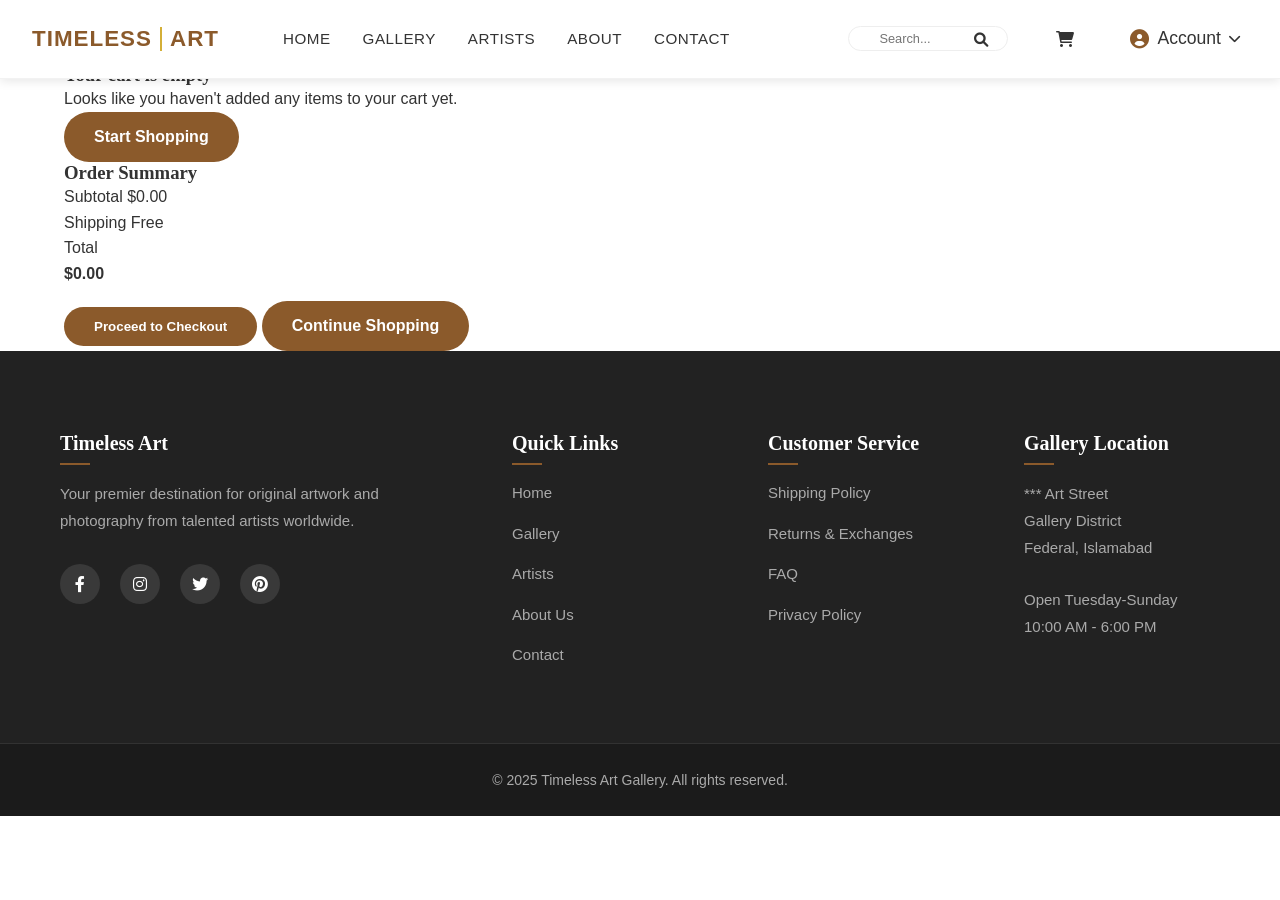
<file: cart.html>
<!DOCTYPE html>
<html lang="en">
<head>
    <meta charset="UTF-8">
    <meta name="viewport" content="width=device-width, initial-scale=1.0">
    <title>Shopping Cart | Timeless Art</title>
    <link rel="stylesheet" href="style.css">
    <link rel="stylesheet" href="https://cdnjs.cloudflare.com/ajax/libs/font-awesome/6.0.0-beta3/css/all.min.css">
</head>
<body>
    <!-- Copy the header from index.html -->
    <header class="main-header">
        <nav class="main-nav">
            <div class="nav-wrapper">
                <div class="logo-container">
                    <a href="index.html" class="logo">
                        <span class="logo-text">TIMELESS</span>
                        <span class="logo-separator"></span>
                        <span class="logo-subtext">ART</span>
                    </a>
                </div>
                
                <ul class="nav-links">
                    <li><a href="index.html">Home</a></li>
                    <li><a href="index.html#gallery">Gallery</a></li>
                    <li><a href="index.html#artists">Artists</a></li>
                    <li><a href="index.html#about">About</a></li>
                    <li><a href="index.html#contact">Contact</a></li>
                </ul>

                <div class="nav-actions">
                    <div class="nav-search">
                        <input type="text" placeholder="Search..." class="nav-search-input">
                        <button class="search-toggle">
                            <i class="fas fa-search"></i>
                        </button>
                    </div>
                    <div class="cart-wrapper">
                        <a href="cart.html" class="cart-toggle">
                            <i class="fas fa-shopping-cart"></i>
                            <span class="cart-count">0</span>
                        </a>
                    </div>
                    <div class="auth-dropdown">
                        <button class="auth-toggle">
                            <i class="fas fa-user-circle"></i>
                            <span>Account</span>
                            <i class="fas fa-chevron-down"></i>
                        </button>
                        <div class="auth-menu">
                            <a href="login.html"><i class="fas fa-sign-in-alt"></i>Login</a>
                            <a href="register.html"><i class="fas fa-user-plus"></i>Register</a>
                        </div>
                    </div>
                </div>
            </div>
        </nav>
    </header>

    <main class="cart-page">
        <div class="container">
            <div class="cart-page-header">
                <h1>Shopping Cart</h1>
            </div>
            
            <div class="cart-content">
                <div class="cart-items-container">
                    <!-- Cart items will be loaded here dynamically -->
                </div>
                
                <div class="cart-summary">
                    <h3>Order Summary</h3>
                    <div class="summary-item">
                        <span>Subtotal</span>
                        <span class="cart-subtotal">$0.00</span>
                    </div>
                    <div class="summary-item">
                        <span>Shipping</span>
                        <span>Free</span>
                    </div>
                    <div class="summary-item total">
                        <span>Total</span>
                        <span class="cart-total">$0.00</span>
                    </div>
                    <button class="btn checkout-btn">Proceed to Checkout</button>
                    <a href="index.html#gallery" class="btn continue-shopping">Continue Shopping</a>
                </div>
            </div>
        </div>
    </main>

    <footer>
        <!-- Copy footer from index.html -->
        <div class="footer-content">
            <div class="footer-col">
                <h4>Timeless Art</h4>
                <p>Your premier destination for original artwork and photography from talented artists worldwide.</p>
                <div class="footer-social">
                    <a href="#"><i class="fab fa-facebook-f"></i></a>
                    <a href="#"><i class="fab fa-instagram"></i></a>
                    <a href="#"><i class="fab fa-twitter"></i></a>
                    <a href="#"><i class="fab fa-pinterest"></i></a>
                </div>
            </div>
            <div class="footer-col">
                <h4>Quick Links</h4>
                <ul>
                    <li><a href="index.html">Home</a></li>
                    <li><a href="index.html#gallery">Gallery</a></li>
                    <li><a href="index.html#artists">Artists</a></li>
                    <li><a href="index.html#about">About Us</a></li>
                    <li><a href="index.html#contact">Contact</a></li>
                </ul>
            </div>
            <div class="footer-col">
                <h4>Customer Service</h4>
                <ul>
                    <li><a href="#">Shipping Policy</a></li>
                    <li><a href="#">Returns & Exchanges</a></li>
                    <li><a href="#">FAQ</a></li>
                    <li><a href="#">Privacy Policy</a></li>
                </ul>
            </div>
            <div class="footer-col">
                <h4>Gallery Location</h4>
                <p>*** Art Street<br>
                    Gallery District<br>
                    Federal, Islamabad</p>
                <p>Open Tuesday-Sunday<br>
                    10:00 AM - 6:00 PM</p>
            </div>
        </div>
        <div class="footer-bottom">
            <p>&copy; 2025 Timeless Art Gallery. All rights reserved.</p>
        </div>
    </footer>

    <script src="script.js"></script>
</body>
</html>
</file>
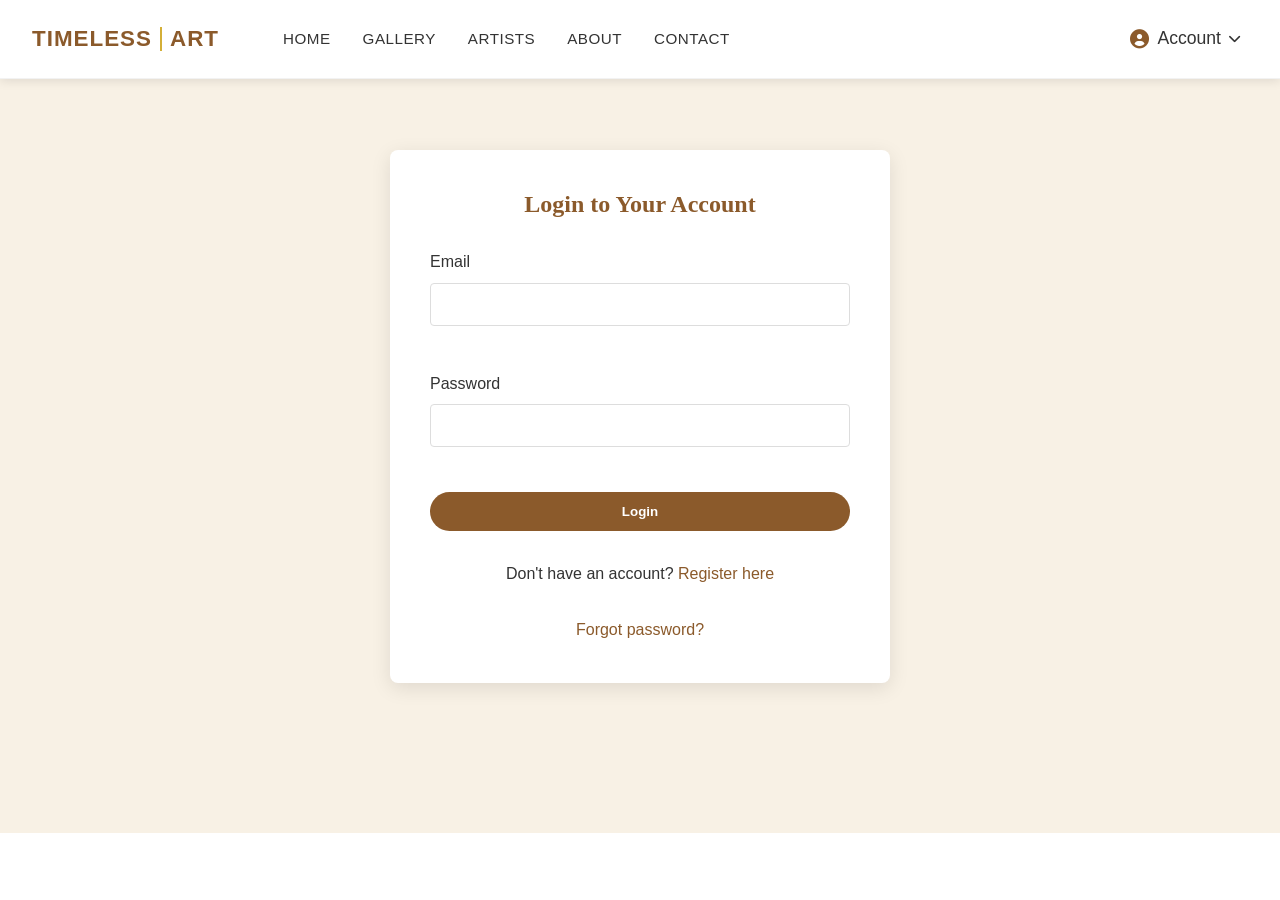
<file: login.html>
<!DOCTYPE html>
<html lang="en">
<head>
    <meta charset="UTF-8">
    <meta name="viewport" content="width=device-width, initial-scale=1.0">
    <title>Login | Timeless Art</title>
    <link rel="stylesheet" href="style.css">
    <link rel="stylesheet" href="https://cdnjs.cloudflare.com/ajax/libs/font-awesome/6.0.0-beta3/css/all.min.css">
</head>
<body>
    <header class="main-header">
        <nav class="main-nav">
            <div class="nav-wrapper">
                <div class="logo-container">
                    <a href="index.html" class="logo">
                        <span class="logo-text">TIMELESS</span>
                        <span class="logo-separator"></span>
                        <span class="logo-subtext">ART</span>
                    </a>
                </div>
                
                <ul class="nav-links">
                    <li><a href="index.html">Home</a></li>
                    <li><a href="index.html#gallery">Gallery</a></li>
                    <li><a href="index.html#artists">Artists</a></li>
                    <li><a href="index.html#about">About</a></li>
                    <li><a href="index.html#contact">Contact</a></li>
                </ul>

                <div class="nav-actions">                    <div class="auth-dropdown">
                        <button class="auth-toggle">
                            <i class="fas fa-user-circle"></i>
                            <span>Account</span>
                            <i class="fas fa-chevron-down"></i>
                        </button>
                        <div class="auth-menu">
                            <a href="login.html"><i class="fas fa-sign-in-alt"></i>Login</a>
                            <a href="register.html"><i class="fas fa-user-plus"></i>Register</a>
                        </div>
                    </div>
                    <button class="mobile-menu">
                        <span></span>
                        <span></span>
                        <span></span>
                    </button>
                </div>
            </div>
        </nav>
    </header>

    <section class="auth-section">
        <div class="auth-container">
            <h2>Login to Your Account</h2>
            <form id="loginForm" class="auth-form">
                <div class="form-group">
                    <label for="loginEmail">Email</label>
                    <input type="email" id="loginEmail" required>
                </div>
                <div class="form-group">
                    <label for="loginPassword">Password</label>
                    <input type="password" id="loginPassword" required>
                </div>
                <button type="submit" class="btn">Login</button>
                <p class="auth-link">Don't have an account? <a href="register.html">Register here</a></p>
                <p class="auth-link"><a href="#">Forgot password?</a></p>
            </form>
        </div>
    </section>

    <script src="script.js"></script>
    <script src="auth.js"></script>
</body>
</html>
</file>
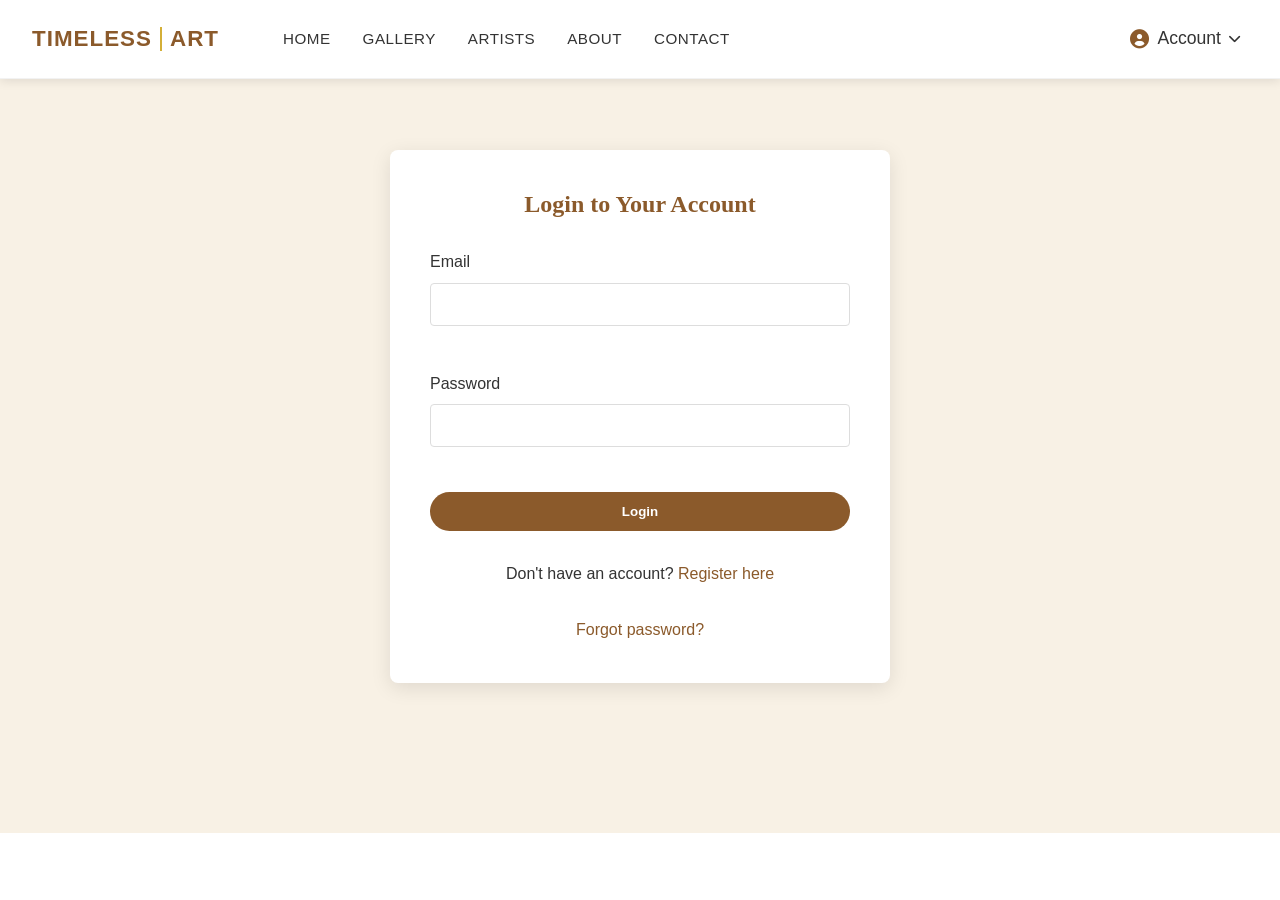
<file: profile.html>
<!DOCTYPE html>
<html lang="en">
<head>
    <meta charset="UTF-8">
    <meta name="viewport" content="width=device-width, initial-scale=1.0">
    <title>Profile | Timeless Art</title>
    <link rel="stylesheet" href="style.css">
    <link rel="stylesheet" href="https://cdnjs.cloudflare.com/ajax/libs/font-awesome/6.0.0-beta3/css/all.min.css">
</head>
<body>
    <header class="main-header">
        <nav class="main-nav">
            <div class="nav-wrapper">
                <div class="logo-container">
                    <a href="index.html" class="logo">
                        <span class="logo-text">TIMELESS</span>
                        <span class="logo-separator"></span>
                        <span class="logo-subtext">ART</span>
                    </a>
                </div>
                
                <ul class="nav-links">
                    <li><a href="index.html">Home</a></li>
                    <li><a href="index.html#gallery">Gallery</a></li>
                    <li><a href="index.html#artists">Artists</a></li>
                    <li><a href="index.html#about">About</a></li>
                    <li><a href="index.html#contact">Contact</a></li>
                </ul>

                <div class="nav-actions">
                    <div class="auth-dropdown">
                        <button class="auth-toggle">
                            <i class="fas fa-user-circle"></i>
                            <span id="userDisplayName">Account</span>
                            <i class="fas fa-chevron-down"></i>
                        </button>
                        <div class="auth-menu">
                            <a href="profile.html"><i class="fas fa-user"></i>Profile</a>
                            <a href="#" id="logoutBtn"><i class="fas fa-sign-out-alt"></i>Logout</a>
                        </div>
                    </div>
                    <button class="search-toggle"><i class="fas fa-search"></i></button>
                    <button class="cart-toggle"><i class="fas fa-shopping-cart"></i></button>
                    <button class="mobile-menu">
                        <span></span>
                        <span></span>
                        <span></span>
                    </button>
                </div>
            </div>
        </nav>
        <div class="search-overlay">
            <div class="search-container">
                <input type="text" placeholder="Search for art...">
                <button><i class="fas fa-search"></i></button>
            </div>
        </div>
    </header>

    <section class="profile-section">
        <div class="profile-container">
            <h2>My Profile</h2>
            <div class="profile-info">
                <div class="profile-field">
                    <span class="field-label">Name:</span>
                    <span id="profileName"></span>
                </div>
                <div class="profile-field">
                    <span class="field-label">Email:</span>
                    <span id="profileEmail"></span>
                </div>
            </div>
            
            <div class="profile-orders">
                <h3>Order History</h3>
                <div id="orderHistory">
                    <!-- Order history will be populated by JavaScript -->
                </div>
            </div>
        </div>
    </section>

    <script src="script.js"></script>
    <script src="auth.js"></script>
</body>
</html>
</file>
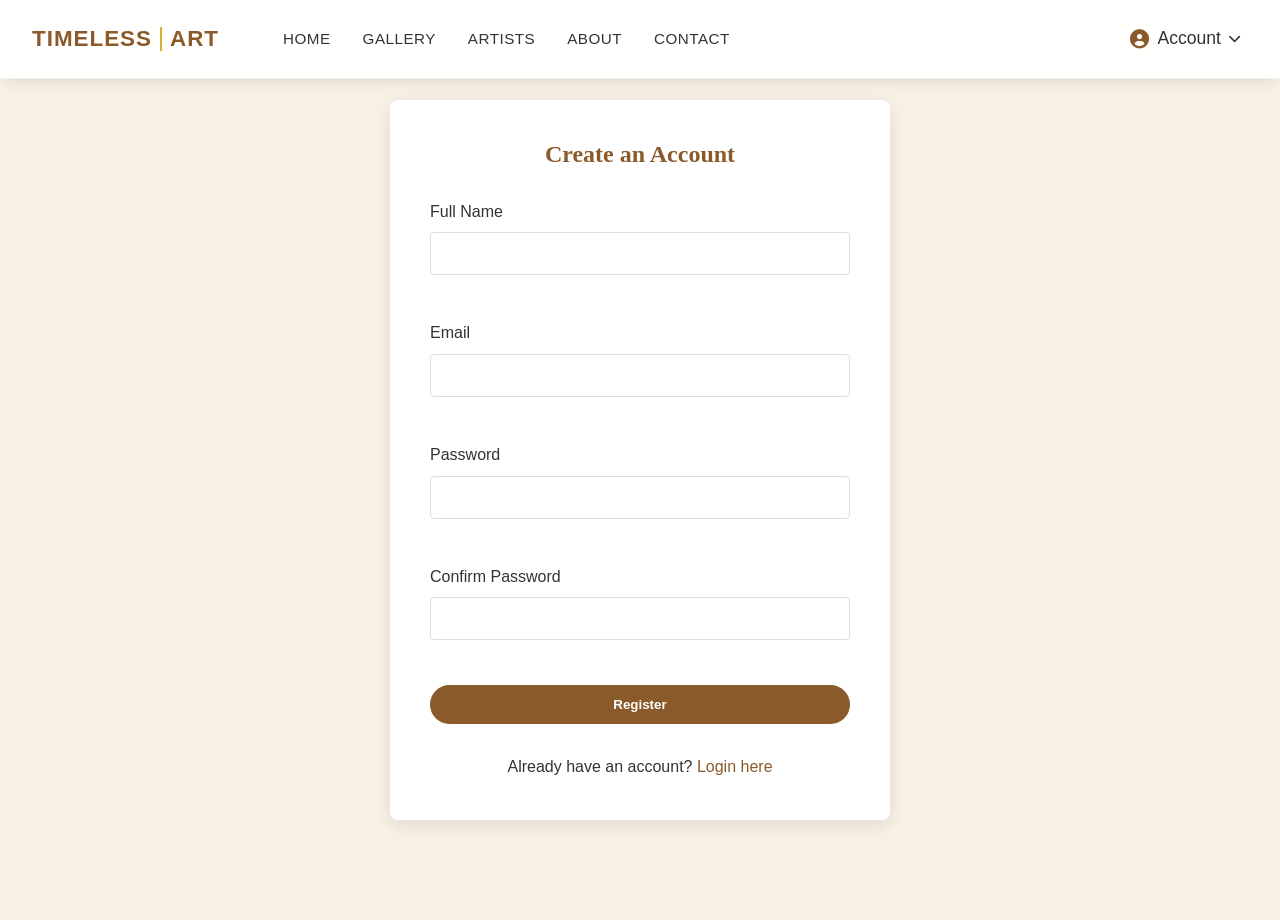
<file: register.html>
<!DOCTYPE html>
<html lang="en">
<head>
    <meta charset="UTF-8">
    <meta name="viewport" content="width=device-width, initial-scale=1.0">
    <title>Register | Timeless Art</title>
    <link rel="stylesheet" href="style.css">
    <link rel="stylesheet" href="https://cdnjs.cloudflare.com/ajax/libs/font-awesome/6.0.0-beta3/css/all.min.css">
</head>
<body>
    <header class="main-header">
        <nav class="main-nav">
            <div class="nav-wrapper">
                <div class="logo-container">
                    <a href="index.html" class="logo">
                        <span class="logo-text">TIMELESS</span>
                        <span class="logo-separator"></span>
                        <span class="logo-subtext">ART</span>
                    </a>
                </div>
                
                <ul class="nav-links">
                    <li><a href="index.html">Home</a></li>
                    <li><a href="index.html#gallery">Gallery</a></li>
                    <li><a href="index.html#artists">Artists</a></li>
                    <li><a href="index.html#about">About</a></li>
                    <li><a href="index.html#contact">Contact</a></li>
                </ul>

                <div class="nav-actions">                    <div class="auth-dropdown">
                        <button class="auth-toggle">
                            <i class="fas fa-user-circle"></i>
                            <span>Account</span>
                            <i class="fas fa-chevron-down"></i>
                        </button>
                        <div class="auth-menu">
                            <a href="login.html"><i class="fas fa-sign-in-alt"></i>Login</a>
                            <a href="register.html"><i class="fas fa-user-plus"></i>Register</a>
                        </div>
                    </div>
                    <button class="mobile-menu">
                        <span></span>
                        <span></span>
                        <span></span>
                    </button>
                </div>
            </div>
        </nav>
        <div class="search-overlay">
            <div class="search-container">
                <input type="text" placeholder="Search for art...">
                <button><i class="fas fa-search"></i></button>
            </div>
        </div>
    </header>

    <section class="auth-section">
        <div class="auth-container">
            <h2>Create an Account</h2>
            <form id="registerForm" class="auth-form">
                <div class="form-group">
                    <label for="registerName">Full Name</label>
                    <input type="text" id="registerName" required>
                </div>
                <div class="form-group">
                    <label for="registerEmail">Email</label>
                    <input type="email" id="registerEmail" required>
                </div>
                <div class="form-group">
                    <label for="registerPassword">Password</label>
                    <input type="password" id="registerPassword" required>
                </div>
                <div class="form-group">
                    <label for="confirmPassword">Confirm Password</label>
                    <input type="password" id="confirmPassword" required>
                </div>
                <button type="submit" class="btn">Register</button>
                <p class="auth-link">Already have an account? <a href="login.html">Login here</a></p>
            </form>
        </div>
    </section>

    <script src="script.js"></script>
    <script src="auth.js"></script>
</body>
</html>
</file>
<file: style.css>
/* Reset and Base Styles */
* {
    margin: 0;
    padding: 0;
    box-sizing: border-box;
}

:root {
    --primary-color: #8b5a2b;
    --primary-dark: #6d4a2a;
    --secondary-color: #f8f1e5;
    --text-color: #333;
    --light-text: #777;
    --white: #fff;
    --black: #000;
    --transition: all 0.3s ease;
}

body {
    font-family: 'Poppins', sans-serif;
    color: var(--text-color);
    line-height: 1.6;
    overflow-x: hidden;
}

h1, h2, h3, h4 {
    font-family: 'Playfair Display', serif;
    font-weight: 700;
    line-height: 1.2;
}

a {
    text-decoration: none;
    color: inherit;
}

img {
    max-width: 100%;
    height: auto;
}

.container {
    width: 90%;
    max-width: 1200px;
    margin: 0 auto;
}

.btn {
    display: inline-block;
    padding: 12px 30px;
    background-color: var(--primary-color);
    color: var(--white);
    border: none;
    border-radius: 30px;
    font-weight: 600;
    cursor: pointer;
    transition: var(--transition);
    text-align: center;
}

.btn:hover {
    background-color: var(--primary-dark);
    transform: translateY(-3px);
    box-shadow: 0 5px 15px rgba(0, 0, 0, 0.1);
}

.btn-outline {
    background-color: transparent;
    border: 2px solid var(--white);
    color: var(--white);
    margin-left: 15px;
}

.btn-outline:hover {
    background-color: var(--white);
    color: var(--primary-color);
}

.btn-nav {
    background: none;
    border: none;
    padding: 0.5rem 1rem;
    border-radius: 4px;
    transition: all 0.3s ease;
    font-weight: 500;
    font-size: 0.85rem;
    text-transform: uppercase;
    letter-spacing: 0.5px;
}

.btn-art {
    padding: 8px 20px;
    background-color: var(--text-color);
    color: var(--white);
    border-radius: 4px;
    font-size: 14px;
    margin-top: 10px;
}

.btn-art:hover {
    background-color: var(--primary-color);
}

.section-header {
    text-align: center;
    margin-bottom: 50px;
}

.section-header h2 {
    font-size: 36px;
    margin-bottom: 15px;
    color: var(--primary-color);
}

.section-header p {
    color: var(--light-text);
    font-size: 18px;
}

.section-footer {
    text-align: center;
    margin-top: 50px;
}

/* Navigation */
nav {
    display: flex;
    justify-content: space-between;
    align-items: center;
    padding: 8px 30px; /* Reduced padding to make nav more compact */
    background-color: rgba(255, 255, 255, 0.95);
    position: fixed;
    width: 100%;
    top: 0;
    z-index: 1000;
    box-shadow: 0 2px 10px rgba(0, 0, 0, 0.1); /* Enhanced shadow for better appearance */
    transition: var(--transition);
}

.nav-wrapper {
    display: flex;
    align-items: center;
    justify-content: space-between;
    width: 100%;
    padding: 0 15px;
}

.logo-container {
    margin-left: 0;
    padding-right: 2rem;
}

.logo {
    display: flex;
    align-items: center;
    gap: 0.3rem;
    transform: none;
    transform-origin: center;
    cursor: pointer;
    padding: 5px 0; /* Added some vertical padding */
    text-decoration: none;
    transition: none;
}

.logo:hover {
    transform: none;
}

.logo-text, .logo-subtext {
    font-size: 1.3rem; /* Increased from 1.1rem for better visibility */
    font-weight: 600; /* Made slightly bolder */
    color: var(--primary-color);
}

.logo-separator {
    width: 2px;
    height: 20px;
    background: #d4af37;
}

.nav-links {
    display: flex;
    align-items: center;
    gap: 2rem; /* Increased spacing between links */
    margin: 0;
    padding: 0;
    list-style: none;
    margin-right: 0;
    margin-left: 0;
    flex: 1;
    justify-content: center; /* Changed to center for better balance */
}

.nav-links li:not(:last-child) {
    margin-right: 0;
}

.nav-links a {
    color: var(--text-color);
    text-decoration: none;    
    font-size: 0.9rem; /* Increased from 0.8rem for better readability */
    font-weight: 500;
    text-transform: uppercase;
    letter-spacing: 0.5px;
    transition: color 0.3s;
    padding: 0; /* Removed all padding for ultra-compact nav links */
    position: relative;
}

.nav-links a::after {
    content: '';
    position: absolute;
    left: 0;
    bottom: 0;
    width: 0;
    height: 2px;
    background: var(--primary-color);
    transition: width 0.3s ease;
}

.nav-links a:hover::after {
    width: 100%;
}

.nav-links .btn-nav {
    background-color: var(--primary-color);
    color: var(--white);
    padding: 2px 12px; /* Further reduced from 4px 14px for ultra-compact buttons */
    border-radius: 25px;
    transition: all 0.3s;
}

.nav-links .btn-nav:hover {
    background-color: var(--primary-dark);
    transform: translateY(-2px);
    box-shadow: 0 2px 10px rgba(0,0,0,0.1);
}

.nav-links .btn-shop {
    background-color: #d4af37;
}

.nav-links .btn-shop:hover {
    background-color: #c19b2a;
}

.nav-links .auth-buttons {
    margin-left: auto;
    display: flex;
    gap: 1rem;
}

.nav-links .btn-nav.login {
    color: var(--primary-color);
    border: 1px solid var(--primary-color);
}

.nav-links .btn-nav.login:hover {
    background: var(--primary-color);
    color: white;
}

.nav-links .btn-nav.register {
    background: var(--primary-color);
    color: white;
}

.nav-links .btn-nav.register:hover {
    background: var(--primary-dark);
}

/* Adjust spacing for auth buttons */
.nav-links li:nth-last-child(-n+2) .btn-nav {
    margin-left: 0;
}

.hamburger {
    display: none;
    cursor: pointer;
}

.hamburger .line {
    width: 25px;
    height: 2px;
    background-color: var(--text-color);
    margin: 5px;
    transition: var(--transition);
}

.nav-search {
    position: relative;
    display: flex;
    align-items: center;
    margin-right: 1rem;
}

.nav-search-input {
    padding: 4px 12px 4px 30px; /* Further reduced padding for ultra-compact search */
    border: 1px solid #eee;
    border-radius: 25px;
    width: 160px; /* Further reduced width for ultra-compact nav */
    font-size: 0.8rem; /* Reduced font size */
    transition: all 0.3s ease;
}

.nav-search-input:focus {
    outline: none;
    border-color: var(--primary-color);
    width: 200px; /* Further reduced from 220px for ultra-compact nav */
    box-shadow: 0 0 0 2px rgba(139, 90, 43, 0.1);
}

.search-toggle {
    position: absolute;
    right: 12px;
    top: 50%;
    transform: translateY(-50%);
    background: none;
    border: none;
    color: var(--light-text);
    cursor: pointer;
    padding: 5px;
    transition: color 0.3s ease;
}

.search-toggle i {
    font-size: 0.9rem;
}

.search-toggle:hover {
    color: var(--primary-color);
}

/* Hero Section */
.hero {
    height: 100vh;
    display: flex;
    align-items: center;
    justify-content: center;
    padding: 0 5%;
    color: var(--white);
    position: relative;
    overflow: hidden;
    background: #000;
}

/* Background Slideshow */
.hero-slideshow {
    position: absolute;
    top: 0;
    left: 0;
    width: 100%;
    height: 100%;
    z-index: 1;
}

.slide {
    position: absolute;
    top: 0;
    left: 0;
    width: 100%;
    height: 100%;
    background-size: cover;
    background-position: center;
    background-repeat: no-repeat;
    opacity: 0;
    transition: opacity 1.2s ease-in-out;
}

.slide.active {
    opacity: 1;
}

.slide:first-child {
    opacity: 1;
}

/* Slideshow Navigation Arrows */
.slideshow-nav {
    position: absolute;
    top: 50%;
    left: 0;
    right: 0;
    transform: translateY(-50%);
    z-index: 4;
    pointer-events: none;
}

.nav-arrow {
    position: absolute;
    top: 0;
    width: 60px;
    height: 60px;
    background: rgba(255, 255, 255, 0.15);
    border: 2px solid rgba(255, 255, 255, 0.3);
    border-radius: 50%;
    cursor: pointer;
    display: flex;
    align-items: center;
    justify-content: center;
    transition: all 0.4s ease;
    pointer-events: auto;
    backdrop-filter: blur(20px);
    -webkit-backdrop-filter: blur(20px);
}

.nav-arrow:hover {
    background: rgba(255, 255, 255, 0.25);
    border-color: rgba(255, 255, 255, 0.6);
    transform: scale(1.1);
    box-shadow: 0 8px 25px rgba(0, 0, 0, 0.3);
}

.nav-arrow:active {
    transform: scale(0.95);
}

.nav-arrow svg {
    color: var(--white);
    transition: color 0.3s ease;
    filter: drop-shadow(0 2px 4px rgba(0, 0, 0, 0.3));
}

.nav-arrow:hover svg {
    color: var(--white);
}

.nav-arrow-left {
    left: 40px;
}

.nav-arrow-right {
    right: 40px;
}

/* Slideshow Indicators */
.slideshow-indicators {
    position: absolute;
    bottom: 30px;
    left: 50%;
    transform: translateX(-50%);
    display: flex;
    gap: 12px;
    z-index: 4;
    animation: indicatorsFadeIn 2.5s ease-out 1.2s both;
}

@keyframes indicatorsFadeIn {
    0% {
        opacity: 0;
        transform: translateX(-50%) translateY(20px);
    }
    100% {
        opacity: 1;
        transform: translateX(-50%) translateY(0);
    }
}

.indicator {
    width: 12px;
    height: 12px;
    border-radius: 50%;
    border: 2px solid rgba(255, 255, 255, 0.6);
    background: transparent;
    cursor: pointer;
    transition: all 0.3s ease;
}

.indicator:hover {
    border-color: rgba(255, 255, 255, 0.9);
    background: rgba(255, 255, 255, 0.3);
    transform: scale(1.2);
}

.indicator.active {
    background: rgba(255, 255, 255, 0.9);
    border-color: rgba(255, 255, 255, 1);
    transform: scale(1.3);
}

/* Hero Overlay */
.hero-overlay {
    position: absolute;
    top: 0;
    left: 0;
    width: 100%;
    height: 100%;
    background: linear-gradient(
        135deg,
        rgba(0, 0, 0, 0.4) 0%,
        rgba(0, 0, 0, 0.2) 50%,
        rgba(0, 0, 0, 0.4) 100%
    );
    z-index: 2;
}

/* Hero Content */
.hero-content {
    max-width: 800px;
    text-align: center;
    position: relative;
    z-index: 3;
    padding: 0 20px;
    animation: heroFadeIn 1.5s ease-out;
}

@keyframes heroFadeIn {
    0% {
        opacity: 0;
        transform: translateY(30px);
    }
    100% {
        opacity: 1;
        transform: translateY(0);
    }
}

.hero h1 {
    font-size: clamp(36px, 6vw, 64px);
    margin-bottom: 24px;
    line-height: 1.1;
    font-weight: 700;
    text-shadow: 0 4px 8px rgba(0, 0, 0, 0.3);
    letter-spacing: -0.02em;
    animation: heroTitleSlide 1.8s ease-out 0.3s both;
}

@keyframes heroTitleSlide {
    0% {
        opacity: 0;
        transform: translateY(50px);
    }
    100% {
        opacity: 1;
        transform: translateY(0);
    }
}

.hero p {
    font-size: clamp(16px, 2.5vw, 20px);
    margin-bottom: 40px;
    line-height: 1.6;
    opacity: 0.95;
    text-shadow: 0 2px 4px rgba(0, 0, 0, 0.3);
    max-width: 600px;
    margin-left: auto;
    margin-right: auto;
    animation: heroTextSlide 2s ease-out 0.6s both;
}

@keyframes heroTextSlide {
    0% {
        opacity: 0;
        transform: translateY(30px);
    }
    100% {
        opacity: 0.95;
        transform: translateY(0);
    }
}

.hero-buttons {
    display: flex;
    gap: 20px;
    justify-content: center;
    flex-wrap: wrap;
    animation: heroButtonsSlide 2.2s ease-out 0.9s both;
}

@keyframes heroButtonsSlide {
    0% {
        opacity: 0;
        transform: translateY(20px);
    }
    100% {
        opacity: 1;
        transform: translateY(0);
    }
}

.hero-buttons .btn {
    padding: 16px 32px;
    font-size: 16px;
    font-weight: 600;
    border-radius: 50px;
    transition: all 0.3s ease;
    text-transform: uppercase;
    letter-spacing: 0.5px;
    min-width: 160px;
}

.hero-buttons .btn:hover {
    transform: translateY(-3px);
    box-shadow: 0 10px 30px rgba(0, 0, 0, 0.3);
}

.hero-buttons .btn-outline {
    background: rgba(255, 255, 255, 0.1);
    border: 2px solid rgba(255, 255, 255, 0.8);
    color: var(--white);
    backdrop-filter: blur(10px);
    -webkit-backdrop-filter: blur(10px);
}

.hero-buttons .btn-outline:hover {
    background: rgba(255, 255, 255, 0.2);
    border-color: var(--white);
}



/* Gallery Section */
.gallery-section {
    padding: 120px 0;
    background-color: var(--secondary-color);
}

.gallery-grid {
    display: grid;
    grid-template-columns: repeat(auto-fill, minmax(300px, 1fr));
    gap: 40px;
    max-width: 1200px;
    margin: 0 auto;
    padding: 0 20px;
}

.art-item {
    background: var(--white);
    border-radius: 12px;
    overflow: hidden;
    box-shadow: 0 8px 25px rgba(0, 0, 0, 0.1);
    transition: var(--transition);
    position: relative;
}

.art-item:hover {
    transform: translateY(-10px);
    box-shadow: 0 15px 35px rgba(0, 0, 0, 0.15);
}

.art-item img {
    width: 100%;
    height: 300px;
    object-fit: cover;
    transition: transform 0.5s ease;
}

.art-item:hover img {
    transform: scale(1.05);
}

.art-info {
    padding: 25px;
    background: var(--white);
    position: relative;
}

.art-info h3 {
    font-size: 22px;
    margin-bottom: 10px;
    color: var(--text-color);
}

.art-info p {
    color: var(--light-text);
    font-size: 15px;
    margin-bottom: 15px;
    line-height: 1.6;
}

.price {
    display: block;
    font-weight: 700;
    color: var(--primary-color);
    font-size: 20px;
    margin-bottom: 20px;
}

.art-actions {
    display: flex;
    gap: 15px;
}

.art-actions .btn {
    flex: 1;
    padding: 12px 20px;
    font-size: 15px;
}

/* Artists Section */
.artists-section {
    padding: 120px 0;
    background-color: var(--white);
}

.artists-grid {
    display: grid;
    grid-template-columns: repeat(auto-fit, minmax(320px, 1fr));
    gap: 40px;
    max-width: 1200px;
    margin: 0 auto;
    padding: 0 20px;
}

.artist-card {
    text-align: center;
    padding: 40px 30px;
    background: var(--secondary-color);
    border-radius: 12px;
    transition: var(--transition);
    position: relative;
    overflow: hidden;
}

.artist-card::before {
    content: '';
    position: absolute;
    top: 0;
    left: 0;
    width: 100%;
    height: 5px;
    background: var(--primary-color);
    transform: scaleX(0);
    transform-origin: right;
    transition: transform 0.5s ease;
}

.artist-card:hover::before {
    transform: scaleX(1);
    transform-origin: left;
}

.artist-card:hover {
    transform: translateY(-10px);
    box-shadow: 0 15px 35px rgba(0, 0, 0, 0.1);
}

.artist-card img {
    width: 180px;
    height: 180px;
    border-radius: 50%;
    object-fit: cover;
    margin-bottom: 25px;
    border: 5px solid var(--white);
    box-shadow: 0 8px 25px rgba(0, 0, 0, 0.1);
    transition: transform 0.5s ease;
}

.artist-card:hover img {
    transform: scale(1.05);
}

.artist-card h3 {
    font-size: 24px;
    margin-bottom: 10px;
    color: var(--text-color);
}

.artist-card p {
    color: var(--light-text);
    margin-bottom: 25px;
    line-height: 1.6;
    font-size: 15px;
}

.social-links {
    display: flex;
    justify-content: center;
    gap: 20px;
}

.social-links a {
    width: 40px;
    height: 40px;
    border-radius: 50%;
    background: var(--white);
    display: flex;
    align-items: center;
    justify-content: center;
    color: var(--primary-color);
    font-size: 18px;
    transition: var(--transition);
}

.social-links a:hover {
    background: var(--primary-color);
    color: var(--white);
    transform: translateY(-3px);
}

/* About Section */
.about-section {
    padding: 120px 0;
    background-color: var(--secondary-color);
}

.about-content {
    display: grid;
    grid-template-columns: 1fr 1fr;
    gap: 60px;
    align-items: center;
    max-width: 1200px;
    margin: 0 auto;
    padding: 0 20px;
}

.about-text {
    padding-right: 20px;
}

.about-text h2 {
    font-size: 42px;
    margin-bottom: 25px;
    color: var(--primary-color);
    line-height: 1.2;
}

.about-text p {
    margin-bottom: 25px;
    font-size: 16px;
    line-height: 1.8;
    color: var(--text-color);
}

.about-image {
    position: relative;
    z-index: 1;
    overflow: hidden; /* Added to ensure image stays within bounds */
}

.about-image img {
    width: 100%;
    height: 100%;
    object-fit: cover;
    border-radius: 12px;
    box-shadow: 0 15px 30px rgba(0, 0, 0, 0.15);
    display: block; /* Added to remove any potential spacing issues */
}

/* Contact Section */
.contact-section {
    padding: 120px 0;
    background-color: var(--white);
}

.contact-container {
    display: grid;
    grid-template-columns: 1fr 1fr;
    gap: 60px;
    max-width: 1200px;
    margin: 0 auto;
    padding: 0 20px;
}

.contact-form {
    background: var(--white);
    padding: 40px;
    border-radius: 12px;
    box-shadow: 0 5px 20px rgba(0, 0, 0, 0.08);
}

.form-group {
    margin-bottom: 25px;
}

.form-group label {
    display: block;
    margin-bottom: 8px;
    font-weight: 500;
    color: var(--text-color);
}

.form-group input,
.form-group textarea {
    width: 100%;
    padding: 12px 15px;
    border: 1px solid #ddd;
    border-radius: 8px;
    font-family: inherit;
    font-size: 15px;
    transition: var(--transition);
}

.form-group input:focus,
.form-group textarea:focus {
    outline: none;
    border-color: var(--primary-color);
    box-shadow: 0 0 0 3px rgba(139, 90, 43, 0.1);
}

.form-group textarea {
    height: 150px;
    resize: vertical;
}

.contact-info {
    background: var(--secondary-color);
    padding: 40px;
    border-radius: 12px;
    height: fit-content;
}

.contact-info h3 {
    font-size: 28px;
    margin-bottom: 30px;
    color: var(--primary-color);
}

.contact-info p {
    margin-bottom: 20px;
    display: flex;
    align-items: flex-start;
    gap: 15px;
    font-size: 16px;
    line-height: 1.6;
}

.contact-info i {
    color: var(--primary-color);
    font-size: 20px;
    margin-top: 4px;
}

.business-hours {
    margin-top: 40px;
    padding-top: 30px;
    border-top: 1px solid rgba(0, 0, 0, 0.1);
}

.business-hours h4 {
    font-size: 20px;
    margin-bottom: 20px;
    color: var(--primary-color);
}

.business-hours p {
    margin-bottom: 12px;
    font-size: 15px;
    display: flex;
    justify-content: space-between;
}

/* Newsletter */
.newsletter {
    padding: 80px 0;
    background-color: var(--primary-color);
    color: var(--white);
    text-align: center;
}

.newsletter-content {
    max-width: 600px;
    margin: 0 auto;
}

.newsletter h3 {
    font-size: 28px;
    margin-bottom: 15px;
}

.newsletter p {
    margin-bottom: 30px;
    opacity: 0.9;
}

.newsletter-form {
    display: flex;
    max-width: 500px;
    margin: 0 auto;
}

.newsletter-form input {
    flex: 1;
    padding: 12px 20px;
    border: none;
    border-radius: 30px 0 0 30px;
    font-family: inherit;
}

.newsletter-form button {
    border-radius: 0 30px 30px 0;
    padding: 12px 25px;
}

/* Footer */
footer {
    background-color: #222;
    color: #aaa;
    padding: 80px 0 0;
}

.footer-content {
    display: grid;
    grid-template-columns: 2fr 1fr 1fr 1fr;
    gap: 60px;
    max-width: 1200px;
    margin: 0 auto;
    padding: 0 20px;
    margin-bottom: 60px;
}

.footer-col {
    padding-right: 20px;
}

.footer-col h4 {
    color: var(--white);
    margin-bottom: 25px;
    font-size: 20px;
    position: relative;
}

.footer-col h4::after {
    content: '';
    position: absolute;
    left: 0;
    bottom: -10px;
    width: 30px;
    height: 2px;
    background: var(--primary-color);
}

.footer-col p {
    margin-bottom: 25px;
    line-height: 1.8;
    font-size: 15px;
}

.footer-col ul {
    list-style: none;
    padding: 0;
}

.footer-col ul li {
    margin-bottom: 15px;
}

.footer-col ul li a {
    color: #aaa;
    text-decoration: none;
    transition: var(--transition);
    font-size: 15px;
    display: inline-block;
}

.footer-col ul li a:hover {
    color: var(--white);
    padding-left: 8px;
}

.footer-social {
    display: flex;
    gap: 20px;
    margin-top: 30px;
}

.footer-social a {
    width: 40px;
    height: 40px;
    border-radius: 50%;
    background: rgba(255, 255, 255, 0.1);
    display: flex;
    align-items: center;
    justify-content: center;
    color: var(--white);
    transition: var(--transition);
}

.footer-social a:hover {
    background: var(--primary-color);
    transform: translateY(-3px);
}

.footer-bottom {
    text-align: center;
    padding: 25px 0;
    border-top: 1px solid rgba(255, 255, 255, 0.1);
    font-size: 14px;
    background: rgba(0, 0, 0, 0.2);
}

/* Responsive Design */
@media (max-width: 992px) {
    .about-content,
    .contact-container {
        grid-template-columns: 1fr;
        gap: 40px;
    }
    
    .about-text {
        padding-right: 0;
    }
    
    .about-image::before {
        display: none;
    }
    
    .newsletter-form {
        flex-direction: column;
    }
    
    .newsletter-form input,
    .newsletter-form button {
        border-radius: 30px;
        width: 100%;
    }
    
    .newsletter-form button {
        margin-top: 10px;
    }
    
    .footer-content {
        grid-template-columns: 1fr 1fr;
        gap: 40px;
    }
    
    .gallery-grid {
        grid-template-columns: repeat(auto-fill, minmax(280px, 1fr));
        gap: 30px;
    }
    
    .artists-grid {
        grid-template-columns: repeat(auto-fit, minmax(280px, 1fr));
        gap: 30px;
    }
    
    .about-image::before {
        display: none;
    }
    
    .about-image img {
        height: 400px;
    }
}

@media (max-width: 768px) {
    nav {
        padding: 15px 20px;
    }
    
    .nav-links {
        position: fixed;
        top: 70px;
        left: -100%;
        width: 100%;
        height: calc(100vh - 70px);
        background: var(--white);
        flex-direction: column;
        align-items: center;
        justify-content: center;
        transition: var(--transition);
        gap: 30px;
    }
    
    .nav-links.active {
        left: 0;
    }
    
    .nav-links li {
        margin: 0;
    }
    
    .hamburger {
        display: block;
    }
    
    .hamburger.active .line:nth-child(1) {
        transform: rotate(45deg) translate(5px, 5px);
    }
    
    .hamburger.active .line:nth-child(2) {
        opacity: 0;
    }
    
    .hamburger.active .line:nth-child(3) {
        transform: rotate(-45deg) translate(5px, -5px);
    }
    
    .hero {
        padding: 0 20px;
    }
    
    .hero h1 {
        font-size: clamp(28px, 8vw, 48px);
        margin-bottom: 20px;
    }
    
    .hero p {
        font-size: clamp(14px, 4vw, 18px);
        margin-bottom: 30px;
    }
    
    .hero-buttons {
        flex-direction: column;
        gap: 15px;
        align-items: center;
    }
    
    .hero-buttons .btn {
        min-width: 200px;
        padding: 14px 28px;
    }
      /* Slideshow arrows - make them more mobile-friendly */
    .nav-arrow {
        width: 50px;
        height: 50px;
        font-size: 18px;
    }
    
    .nav-arrow-left {
        left: 20px;
    }
    
    .nav-arrow-right {
        right: 20px;
    }
    
    /* Mobile indicators */
    .slideshow-indicators {
        bottom: 20px;
        gap: 10px;
    }
    
    .indicator {
        width: 10px;
        height: 10px;
    }
    
    .btn-outline {
        margin-left: 0;
    }
    
    .section-header h2 {
        font-size: 30px;
    }
    
    .about-text h2 {
        font-size: 32px;
    }
    
    .contact-form,
    .contact-info {
        padding: 30px;
    }
    
    .footer-content {
        grid-template-columns: 1fr;
        gap: 40px;
    }
    
    .footer-col {
        padding-right: 0;
    }
    
    .art-item img {
        height: 250px;
    }
    
    .artist-card {
        padding: 30px 20px;
    }
    
    .artist-card img {
        width: 150px;
        height: 150px;
    }
    
    .about-image img {
        height: 300px;
    }
}

@media (max-width: 576px) {
    .hero h1 {
        font-size: 36px;
    }
    
    .hero p {
        font-size: 16px;
    }
    
    .gallery-grid {
        grid-template-columns: 1fr;
    }
}

/* Shop Modal Styles */
.shop-modal {
    display: none;
    position: fixed;
    z-index: 2000;
    left: 0;
    top: 0;
    width: 100%;
    height: 100%;
    background-color: rgba(0, 0, 0, 0.8);
    overflow-y: auto;
}

.modal-content {
    background-color: var(--white);
    margin: 5% auto;
    padding: 30px;
    width: 90%;
    max-width: 1200px;
    border-radius: 8px;
    box-shadow: 0 5px 30px rgba(0, 0, 0, 0.3);
    position: relative;
}

.close-modal {
    position: absolute;
    top: 20px;
    right: 20px;
    font-size: 28px;
    font-weight: bold;
    color: var(--text-color);
    cursor: pointer;
    transition: var(--transition);
}

.close-modal:hover {
    color: var(--primary-color);
}

.products-grid {
    display: grid;
    grid-template-columns: repeat(auto-fill, minmax(250px, 1fr));
    gap: 30px;
    margin: 30px 0;
}

.product-card {
    background: var(--secondary-color);
    border-radius: 8px;
    overflow: hidden;
    box-shadow: 0 5px 15px rgba(0, 0, 0, 0.1);
    transition: var(--transition);
}

.product-card:hover {
    transform: translateY(-5px);
    box-shadow: 0 10px 25px rgba(0, 0, 0, 0.15);
}

.product-card img {
    width: 100%;
    height: 200px;
    object-fit: cover;
}

.product-info {
    padding: 15px;
}

.product-info h3 {
    font-size: 18px;
    margin-bottom: 5px;
}

.product-info p {
    color: var (--light-text);
    font-size: 14px;
    margin-bottom: 10px;
}

.product-price {
    display: block;
    font-weight: 700;
    color: var(--primary-color);
    font-size: 18px;
    margin-bottom: 15px;
}

.add-to-cart {
    width: 100%;
    padding: 8px 0;
    background-color: var(--primary-color);
    color: var(--white);
    border: none;
    border-radius: 4px;
    cursor: pointer;
    transition: var(--transition);
}

.add-to-cart:hover {
    background-color: var(--primary-dark);
}

/* Remove cart-related styles */
.shop-modal .cart-section,
.cart-items,
.cart-total,
#checkoutBtn {
    display: none;
}

/* Add this CSS to your style.css file */

/* Product Details Modal */
.product-details-modal {
    display: none;
    position: fixed;
    z-index: 3000;
    left: 0;
    top: 0;
    width: 100%;
    height: 100%;
    background-color: rgba(0, 0, 0, 0.8);
    overflow-y: auto;
}

.product-details-content {
    background-color: var(--white);
    margin: 5vh auto;
    width: 90%;
    max-width: 1000px;
    border-radius: 8px;
    box-shadow: 0 5px 30px rgba(0, 0, 0, 0.3);
    position: relative;
    overflow: hidden;
}

.close-product-details {
    position: absolute;
    top: 20px;
    right: 20px;
    font-size: 28px;
    font-weight: bold;
    color: var(--text-color);
    cursor: pointer;
    transition: var(--transition);
    z-index: 1;
}

.close-product-details:hover {
    color: var(--primary-color);
}

.product-details-grid {
    display: grid;
    grid-template-columns: 1fr 1fr;
}

.product-details-image {
    height: 100%;
    background-color: var(--secondary-color);
}

.product-details-image img {
    width: 100%;
    height: 100%;
    object-fit: cover;
}

.product-details-info {
    padding: 40px;
}

.product-details-info h2 {
    font-size: 28px;
    margin-bottom: 10px;
    color: var(--primary-color);
}

.artist-name {
    font-style: italic;
    margin-bottom: 15px;
    color: var(--light-text);
}

.product-specs {
    font-weight: 500;
    margin-bottom: 5px;
}

.product-year {
    margin-bottom: 15px;
    color: var (--light-text);
}

.product-price-large {
    font-size: 24px;
    font-weight: 700;
    color: var(--primary-color);
    margin: 20px 0;
}

.product-description {
    line-height: 1.7;
    margin-bottom: 30px;
}

.product-actions {
    display: flex;
    gap: 15px;
    margin-bottom: 30px;
}

.product-actions button {
    flex: 1;
}

.inquire-button {
    background-color: var(--white);
    color: var(--primary-color);
    border: 2px solid var(--primary-color);
}

.inquire-button:hover {
    background-color: var(--primary-color);
    color: var(--white);
}

.product-details-extras {
    margin-top: 30px;
    border-top: 1px solid #eee;
    padding-top: 20px;
}

.detail-item {
    margin-bottom: 15px;
}

.detail-item h4 {
    font-size: 16px;
    margin-bottom: 5px;
    color: var(--primary-color);
}

.detail-item p {
    font-size: 14px;
    color: var(--light-text);
}

/* Responsive styles */
@media (max-width: 768px) {
    .product-details-grid {
        grid-template-columns: 1fr;
    }
    
    .product-details-image {
        height: 300px;
    }
    
    .product-details-info {
        padding: 30px;
    }
    
    .product-actions {
        flex-direction: column;
    }
}

/* Auth Section Styles */
.auth-section {
    padding: 100px 0;
    min-height: calc(100vh - 67px); /* Updated for ultra-compact nav */
    display: flex;
    align-items: center;
    background-color: var(--secondary-color);
}

.auth-container {
    max-width: 500px;
    width: 90%;
    margin: 0 auto;
    background: var(--white);
    padding: 40px;
    border-radius: 8px;
    box-shadow: 0 5px 20px rgba(0, 0, 0, 0.1);
}

.auth-container h2 {
    text-align: center;
    margin-bottom: 30px;
    color: var(--primary-color);
}

.auth-form {
    display: flex;
    flex-direction: column;
    gap: 20px;
}

.auth-form .form-group {
    display: flex;
    flex-direction: column;
}

.auth-form label {
    margin-bottom: 8px;
    font-weight: 500;
}

.auth-form input {
    padding: 12px 15px;
    border: 1px solid #ddd;
    border-radius: 4px;
    font-family: inherit;
    transition: var(--transition);
}

.auth-form input:focus {
    outline: none;
    border-color: var(--primary-color);
    box-shadow: 0 0 0 2px rgba(139, 90, 43, 0.2);
}

.auth-link {
    text-align: center;
    margin-top: 10px;
}

.auth-link a {
    color: var(--primary-color);
    font-weight: 500;
}

/* Responsive */
@media (max-width: 576px) {
    .auth-container {
        padding: 30px 20px;
    }
}
/* Profile Section */
.profile-section {
    padding: 80px 0;
    min-height: calc(100vh - 67px); /* Updated for ultra-compact nav */
}

.profile-container {
    max-width: 1000px;
    width: 90%;
    margin: 0 auto;
    background: var(--white);
    padding: 40px;
    border-radius: 8px;
    box-shadow: 0 5px 20px rgba(0, 0, 0, 0.1);
}

.profile-info {
    margin-bottom: 40px;
}

.profile-field {
    display: flex;
    margin-bottom: 15px;
    padding-bottom: 15px;
    border-bottom: 1px solid #eee;
}

.field-label {
    font-weight: 600;
    width: 150px;
    color: var(--primary-color);
}

.profile-orders h3 {
    margin-bottom: 20px;
    color: var(--primary-color);
}

/* User Dropdown */
.user-dropdown {
    position: relative;
}

.user-dropdown:hover .dropdown-menu {
    display: block;
}

.dropdown-menu {
    display: none;
    position: absolute;
    right: 0;
    top: 100%;
    background: var(--white);
    min-width: 150px;
    box-shadow: 0 5px 15px rgba(0, 0, 0, 0.1);
    border-radius: 4px;
    z-index: 100;
}

.dropdown-menu li {
    margin: 0;
    padding: 0;
}

.dropdown-menu a {
    display: block;
    padding: 10px 15px;
    transition: var(--transition);
}

.dropdown-menu a:hover {
    background: var(--secondary-color);
    color: var(--primary-color);
    padding-left: 20px;
}

.user-link i {
    margin-right: 5px;
}

/* User Dropdown Styles */
.user-dropdown {
    position: relative;
    margin-right: 20px;
}

.user-link {
    display: flex;
    align-items: center;
    gap: 8px;
    padding: 8px 12px;
    border: none;
    background: none;
    color: var(--text-color);
    font-size: 0.9rem;
    cursor: pointer;
    border-radius: 20px;
    transition: all 0.3s ease;
}

.user-link:hover {
    background: var(--secondary-color);
}

.user-link i.fa-user-circle {
    font-size: 1.2em;
    color: var(--primary-color);
}

.user-link i.fa-chevron-down {
    font-size: 0.8em;
    transition: transform 0.3s ease;
}

.user-dropdown:hover .fa-chevron-down {
    transform: rotate(180deg);
}

.dropdown-menu {
    position: absolute;
    top: 100%;
    right: 0;
    background: var(--white);
    min-width: 200px;
    border-radius: 8px;
    box-shadow: 0 5px 25px rgba(0, 0, 0, 0.15);
    opacity: 0;
    visibility: hidden;
    transform: translateY(10px);
    transition: all 0.3s ease;
    z-index: 1000;
}

.user-dropdown:hover .dropdown-menu {
    opacity: 1;
    visibility: visible;
    transform: translateY(0);
}

.dropdown-menu li {
    list-style: none;
}

.dropdown-menu li.divider {
    height: 1px;
    background: #eee;
    margin: 5px 0;
}

.dropdown-menu a {
    padding: 12px 20px;
    display: flex;
    align-items: center;
    gap: 10px;
    color: var(--text-color);
    text-decoration: none;
    transition: all 0.3s ease;
}

.dropdown-menu a:hover {
    background: var(--secondary-color);
    color: var(--primary-color);
}

.dropdown-menu i {
    width: 16px;
    text-align: center;
    color: var(--primary-color);
}

/* Header Styles */
.main-header {
    position: fixed;
    width: 100%;
    top: 0;
    left: 0;
    z-index: 1000;
    background: var(--white);
    box-shadow: 0 2px 10px rgba(0, 0, 0, 0.05);
}

.header-top {
    background: var(--primary-color);
    padding: 8px 2rem;
    color: var(--white);
    font-size: 0.85rem;
}

.header-contact span {
    margin-right: 1.5rem;
}

.header-contact i {
    color: #d4af37;
    margin-right: 5px;
}

.header-auth a {
    color: var(--white);
    text-decoration: none;
    transition: color 0.3s;
}

.header-auth .divider {
    margin: 0 10px;
    opacity: 0.5;
}

.main-nav {
    padding: 1rem 2rem;
    background: var(--white);
}

.nav-wrapper {
    display: flex;
    align-items: center;
    justify-content: flex-end;
    max-width: 1400px;
    margin: 0 auto;
    padding: 0;
}

.logo {
    display: flex;
    align-items: center;
    gap: 0.3rem;
    margin-right: 2rem;
    transform: none;
    transform-origin: center;
}

.logo-text, .logo-subtext {
    font-size: 1.3rem;
    font-weight: 500;
}

.logo-separator {
    width: 2px;
    height: 20px;
    background: #d4af37;
}

/* Navigation Links */
.nav-links {
    display: flex;
    align-items: center;
    gap: 2rem;
    margin: 0;
    padding: 0;
    list-style: none;
    margin-right: 0;
    margin-left: 0;
    flex: 1;
    justify-content: flex-start;
}

.nav-links a {
    color: var(--text-color);
    text-decoration: none;
    font-size: 0.95rem;
    font-weight: 500;
    padding: 0.5rem 0;
    position: relative;
    transition: color 0.3s ease;
}

.nav-links a::after {
    content: '';
    position: absolute;
    bottom: 0;
    left: 0;
    width: 0;
    height: 2px;
    background: var(--primary-color);
    transition: width 0.3s ease;
}

.nav-links a:hover {
    color: var(--primary-color);
}

.nav-links a:hover::after {
    width: 100%;
}

/* Navigation Buttons */
.btn-nav {
    padding: 0.5rem 1rem;
    font-size: 0.85rem;
    border-radius: 4px;
    font-weight: 500;
    text-transform: uppercase;
    letter-spacing: 0.5px;
    transition: all 0.3s ease;
    border: none;
}

.btn-nav.login {
    color: var(--primary-color);
    background: transparent;
    border: 1px solid var(--primary-color);
}

.btn-nav.login:hover {
    background: var(--primary-color);
    color: var(--white);
}

.btn-nav.register {
    background: var(--primary-color);
    color: var(--white);
}

.btn-nav.register:hover {
    background: var(--primary-dark);
}

.btn-nav.btn-shop {
    background: #d4af37;
    color: var(--white);
}

.btn-nav.btn-shop:hover {
    background: #c19b2a;
}

/* Search and Cart Icons */
.nav-actions {
    display: flex;
    align-items: center;
    gap: 1.5rem;
    margin-left: auto;
    position: relative;
}

.cart-toggle {
    position: relative;
    display: flex;
    align-items: center;
    background: none;
    border: none;
    cursor: pointer;
    padding: 8px;
    transition: all 0.3s ease;
    text-decoration: none;
    color: var(--text-color);
}

.cart-toggle:hover {
    color: var(--primary-color);
    transform: translateY(-2px);
}

.cart-icon {
    font-size: 1.3rem;
    position: relative;
}

.cart-count {
    position: absolute;
    top: -5px;
    right: -5px;
    background: var(--primary-color);
    color: white;
    font-size: 0.7rem;
    font-weight: bold;
    min-width: 18px;
    height: 18px;
    border-radius: 50%;
    display: flex;
    align-items: center;
    justify-content: center;
    padding: 0 4px;
}

/* Remove cart dropdown styles */
.cart-dropdown {
    display: none;
}

/* Cart Dropdown */
.cart-dropdown {
    position: absolute;
    top: calc(100% + 10px);
    right: -10px;
    width: 320px;
    background: var(--white);
    border-radius: 8px;
    box-shadow: 0 5px 20px rgba(0, 0, 0, 0.15);
    padding: 15px;
    opacity: 0;
    visibility: hidden;
    transform: translateY(10px);
    transition: all 0.3s ease;
    z-index: 1000;
}

.cart-toggle:hover .cart-dropdown,
.cart-wrapper:hover .cart-dropdown {
    opacity: 1;
    visibility: visible;
    transform: translateY(0);
}

.cart-dropdown::before {
    content: '';
    position: absolute;
    top: -6px;
    right: 20px;
    width: 12px;
    height: 12px;
    background: var(--white);
    transform: rotate(45deg);
    box-shadow: -2px -2px 5px rgba(0, 0, 0, 0.04);
}

.cart-dropdown-header {
    display: flex;
    justify-content: space-between;
    align-items: center;
    padding-bottom: 10px;
    border-bottom: 1px solid #eee;
    margin-bottom: 15px;
}

.cart-dropdown-header h4 {
    font-size: 1rem;
    margin: 0;
    color: var(--text-color);
}

.cart-items {
    max-height: 240px;
    overflow-y: auto;
    margin-bottom: 15px;
    scrollbar-width: thin;
    scrollbar-color: var(--primary-color) #eee;
}

.cart-items::-webkit-scrollbar {
    width: 6px;
}

.cart-items::-webkit-scrollbar-track {
    background: #eee;
    border-radius: 3px;
}

.cart-items::-webkit-scrollbar-thumb {
    background: var(--primary-color);
    border-radius: 3px;
}

.cart-item {
    display: flex;
    align-items: center;
    gap: 10px;
    padding: 10px 0;
    border-bottom: 1px solid #eee;
}

.cart-item:last-child {
    border-bottom: none;
}

.cart-item-image {
    width: 50px;
    height: 50px;
    border-radius: 4px;
    overflow: hidden;
    flex-shrink: 0;
}

.cart-item-image img {
    width: 100%;
    height: 100%;
    object-fit: cover;
}

.cart-item-content {
    flex: 1;
    min-width: 0;
}

.cart-item-title {
    font-size: 0.9rem;
    margin: 0 0 4px;
    color: var(--text-color);
    white-space: nowrap;
    overflow: hidden;
    text-overflow: ellipsis;
}

.cart-item-price {
    font-size: 0.9rem;
    color: var(--primary-color);
    font-weight: 600;
}

.cart-item-remove {
    background: none;
    border: none;
    color: #999;
    cursor: pointer;
    padding: 4px;
    transition: color 0.3s ease;
    flex-shrink: 0;
}

.cart-item-remove:hover {
    color: #f44336;
}

.cart-dropdown-footer {
    border-top: 1px solid #eee;
    padding-top: 15px;
}

.cart-total {
    display: flex;
    justify-content: space-between;
    align-items: center;
    margin-bottom: 15px;
    font-weight: 600;
}

.cart-total-amount {
    color: var(--primary-color);
}

.cart-dropdown-buttons {
    display: flex;
    gap: 10px;
}

.cart-dropdown-buttons .btn {
    flex: 1;
    padding: 8px 15px;
    font-size: 0.9rem;
    text-align: center;
}

.btn-view-cart {
    background: transparent;
    border: 1px solid var(--primary-color);
    color: var(--primary-color);
    transition: all 0.3s ease;
}

.btn-view-cart:hover {
    background: var(--primary-color);
    color: var(--white);
}

.empty-cart {
    text-align: center;
    color: var(--light-text);
    padding: 20px 0;
}

/* Auth dropdown adjustments */
.auth-dropdown {
    margin-left: 1rem;
}

/* Mobile Menu Button */
.mobile-menu {
    display: none;
    background: none;
    border: none;
    cursor: pointer;
    padding: 5px;
    order: 3;
}

.mobile-menu span {
    display: block;
    width: 24px;
    height: 2px;
    background: var(--text-color);
    margin: 5px 0;
    transition: all 0.3s ease;
}

.mobile-menu.active span:nth-child(1) {
    transform: rotate(45deg) translate(5px, 5px);
}

.mobile-menu.active span:nth-child(2) {
    opacity: 0;
}

.mobile-menu.active span:nth-child(3) {
    transform: rotate(-45deg) translate(5px, -5px);
}

@media (max-width: 992px) {
    .nav-links {
        display: none;
        position: absolute;
        top: 100%;
        left: 0;
        width: 100%;
        background: var(--white);
        padding: 1rem;
        box-shadow: 0 2px 10px rgba(0, 0, 0, 0.1);
        flex-direction: column;
        gap: 1rem;
    }

    .nav-links.active {
        display: flex;
    }

    .mobile-menu {
        display: block;
    }
}

@media (max-width: 768px) {
    .header-top {
        padding: 6px 1rem;
    }

    .main-nav {
        padding: 0.8rem 1rem;
    }

    .logo-text, .logo-subtext {
        font-size: 1.2rem;
    }
}

/* Search Overlay */
.search-overlay {
    display: none;
    position: fixed;
    top: 0;
    left: 0;
    width: 100%;
    height: 100%;
    background-color: rgba(0, 0, 0, 0.8);
    z-index: 2000;
    align-items: center;
    justify-content: center;
}

.search-overlay.active {
    display: flex;
}

.search-container {
    width: 90%;
    max-width: 600px;
    background: var(--white);
    padding: 20px;
    border-radius: 8px;
    display: flex;
    gap: 10px;
    position: relative;
    max-width: 600px;
    margin: 0 auto;
}

.search-container input {
    flex: 1;
    padding: 12px 15px;
    border: 1px solid #ddd;
    border-radius: 4px;
    font-family: inherit;
    font-size: 1rem;
    width: 100%;
    padding: 15px 50px 15px 20px;
    border: none;
    border-radius: 30px;
    font-size: 16px;
    background: var(--white);
}

.search-container input:focus {
    outline: none;
    border-color: var(--primary-color);
    box-shadow: 0 0 0 2px rgba(139, 90, 43, 0.1);
    outline: none;
    box-shadow: 0 0 0 2px var(--primary-color);
}

.search-container button {
    padding: 0 20px;
    background: var(--primary-color);
    color: var(--white);
    border: none;
    border-radius: 4px;
    cursor: pointer;
    transition: var(--transition);
    position: absolute;
    right: 5px;
    top: 50%;
    transform: translateY(-50%);
    background: none;
    border: none;
    padding: 10px 15px;
    color: var(--text-color);
    cursor: pointer;
    transition: var(--transition);
}

.search-container button:hover {
    background: var(--primary-dark);
    color: var(--primary-color);
}

/* Auth Feedback */
.auth-feedback {
    position: fixed;
    top: 20px;
    right: 20px;
    padding: 15px 25px;
    border-radius: 4px;
    background: white;
    box-shadow: 0 2px 15px rgba(0,0,0,0.1);
    z-index: 2000;
    display: flex;
    align-items: center;
    gap: 10px;
    animation: slidein 0.3s ease;
}

.auth-feedback.success {
    border-left: 4px solid #4CAF50;
}

.auth-feedback.error {
    border-left: 4px solid #f44336;
}

.auth-feedback i {
    font-size: 1.2em;
}

.auth-feedback.success i {
    color: #4CAF50;
}

.auth-feedback.error i {
    color: #f44336;
}

@keyframes slidein {
    from {
        transform: translateX(100%);
        opacity: 0;
    }
    to {
        transform: translateX(0);
        opacity: 1;
    }
}

/* Dropdown Styles for Authentication Menu */
.header-auth {
    display: flex;
    align-items: center;
    position: relative;
}

.auth-dropdown {
    display: inline-block;
    position: relative;
}

.auth-dropdown-toggle {
    background: none;
    border: none;
    color: inherit;
    cursor: pointer;
    padding: 5px 10px;
    font-size: 14px;
    display: flex;
    align-items: center;
    gap: 5px;
}

.auth-dropdown-toggle i {
    font-size: 12px;
    transition: transform 0.2s;
}

.auth-dropdown-menu {
    position: absolute;
    top: 100%;
    right: 0;
    background: #fff;
    border-radius: 4px;
    box-shadow: 0 2px 10px rgba(0, 0, 0, 0.1);
    padding: 8px 0;
    min-width: 150px;
    opacity: 0;
    visibility: hidden;
    transform: translateY(10px);
    transition: all 0.2s;
    z-index: 1000;
}

.auth-dropdown-menu.active {
    opacity: 1;
    visibility: visible;
    transform: translateY(0);
}

.auth-dropdown-menu a {
    display: flex;
    align-items: center;
    padding: 8px 15px;
    color: #333;
    text-decoration: none;
    transition: background-color 0.2s;
    gap: 8px;
}

.auth-dropdown-menu a:hover {
    background-color: #f5f5f5;
}

/* Navigation Styles */
.main-nav {
    background: var(--white);
    padding: 1rem 0;
    border-bottom: 1px solid rgba(0, 0, 0, 0.05);
}

.nav-wrapper {
    max-width: 1400px;
    margin: 0 auto;
    display: flex;
    align-items: center;
    justify-content: space-between;
    padding: 0 2rem;
}

.logo-container {
    flex: 0 0 auto;
}

.logo {
    display: flex;
    align-items: center;
    gap: 0.5rem;
    text-decoration: none;
}

.logo-text, .logo-subtext {
    font-size: 1.4rem;
    font-weight: 600;
    color: var(--primary-color);
    letter-spacing: 1px;
}

.logo-separator {
    width: 2px;
    height: 24px;
    background: #d4af37;
}

/* Navigation Links */
.nav-links {
    display: flex;
    align-items: center;
    gap: 2rem;
    margin: 0;
    padding: 0;
    list-style: none;
    margin-right: 0;
    margin-left: 0;
    flex: 1;
    justify-content: flex-start;
}

.nav-links a {
    color: var(--text-color);
    text-decoration: none;
    font-size: 0.95rem;
    font-weight: 500;
    padding: 0.5rem 0;
    position: relative;
    transition: color 0.3s ease;
}

.nav-links a::after {
    content: '';
    position: absolute;
    bottom: 0;
    left: 0;
    width: 0;
    height: 2px;
    background: var(--primary-color);
    transition: width 0.3s ease;
}

.nav-links a:hover {
    color: var(--primary-color);
}

.nav-links a:hover::after {
    width: 100%;
}

/* Navigation Actions */
.nav-actions {
    display: flex;
    align-items: center;
    gap: 1.5rem;
    margin-left: auto;
    position: relative;
}

.nav-actions button {
    background: none;
    border: none;
    color: var(--text-color);
    font-size: 1.1rem;
    cursor: pointer;
    transition: color 0.3s ease;
    padding: 0.5rem;
}

.nav-actions button:hover {
    color: var(--primary-color);
}

/* Auth Dropdown */
.auth-dropdown {
    position: relative;
}

.auth-toggle {
    display: flex;
    align-items: center;
    gap: 0.5rem;
    padding: 0.5rem 1rem;
    background: none;
    border: 1px solid #eee;
    border-radius: 25px;
    color: var(--text-color);
    font-size: 0.9rem;
    cursor: pointer;
    transition: all 0.3s ease;
}

.auth-toggle:hover {
    background: var(--secondary-color);
    border-color: var(--primary-color);
    color: var(--primary-color);
}

.auth-toggle i.fa-user-circle {
    font-size: 1.2rem;
    color: var(--primary-color);
}

.auth-toggle i.fa-chevron-down {
    font-size: 0.8rem;
    transition: transform 0.3s ease;
}

.auth-dropdown:hover .auth-toggle i.fa-chevron-down {
    transform: rotate(180deg);
}

.auth-menu {
    position: absolute;
    top: calc(100% + 0.5rem);
    right: 0;
    background: var(--white);
    min-width: 200px;
    border-radius: 8px;
    box-shadow: 0 5px 20px rgba(0, 0, 0, 0.1);
    opacity: 0;
    visibility: hidden;
    transform: translateY(10px);
    transition: all 0.3s ease;
    z-index: 1000;
}

.auth-dropdown:hover .auth-menu {
    opacity: 1;
    visibility: visible;
    transform: translateY(0);
}

.auth-menu a {
    display: flex;
    align-items: center;
    gap: 0.8rem;
    padding: 0.8rem 1.2rem;
    color: var(--text-color);
    text-decoration: none;
    transition: all 0.3s ease;
}

.auth-menu a:first-child {
    border-radius: 8px 8px 0 0;
}

.auth-menu a:last-child {
    border-radius: 0 0 8px 8px;
}

.auth-menu a:hover {
    background: var(--secondary-color);
    color: var(--primary-color);
}

.auth-menu i {
    font-size: 1rem;
    color: var(--primary-color);
    width: 20px;
}

/* Mobile Menu Button */
.mobile-menu {
    display: none;
    background: none;
    border: none;
    cursor: pointer;
    padding: 5px;
    order: 3;
}

.mobile-menu span {
    display: block;
    width: 24px;
    height: 2px;
    background: var (--text-color);
    margin: 5px 0;
    transition: all 0.3s ease;
}

.mobile-menu.active span:nth-child(1) {
    transform: rotate(45deg) translate(5px, 5px);
}

.mobile-menu.active span:nth-child(2) {
    opacity: 0;
}

.mobile-menu.active span:nth-child(3) {
    transform: rotate(-45deg) translate(5px, -5px);
}

@media (max-width: 992px) {
    .nav-links {
        display: none;
        position: absolute;
        top: 100%;
        left: 0;
        width: 100%;
        background: var(--white);
        padding: 1rem;
        box-shadow: 0 2px 10px rgba(0, 0, 0, 0.1);
        flex-direction: column;
        gap: 1rem;
    }

    .nav-links.active {
        display: flex;
    }    .mobile-menu {
        display: block;
    }
}

@media (max-width: 768px) {    .header-top {
        padding: 6px 1rem;
    }

    .main-nav {
        padding: 0.2rem 1rem; /* Further reduced for ultra-compact mobile nav */
    }

    .logo-text, .logo-subtext {
        font-size: 1.0rem; /* Reduced to maintain compact nav on mobile */
    }
}

/* Ad Banners */
.ad-banner {
    width: 100%;
    position: relative;
    z-index: 999;
    overflow: hidden;
}

.ad-banner-top {
    position: fixed;
    top: 0;
    left: 0;
    height: 35px; /* Keep original size */
    background: linear-gradient(135deg, #8b5a2b, #d4af37);
    box-shadow: 0 8px 25px rgba(0, 0, 0, 0.15); /* Enhanced shadow like bottom banner */
     /* Same subtle rounded corners */
    overflow: hidden; /* Ensure content respects border radius */
}


.ad-content {
    height: 100%;
    display: flex;
    align-items: center;
    justify-content: center;
    position: relative;
    overflow: hidden;
}

.ad-banner-wrapper {
    display: flex;
    align-items: center;
    justify-content: center;
    width: 100%;
    height: 100%;
    position: relative;
    max-width: 1200px;
    margin: 0 auto;
    padding: 0 40px; /* Increased padding for better spacing */
}

.ad-image {
    position: absolute;
    top: 0;
    left: 0;
    width: 100%;
    height: 100%;
    object-fit: cover;
    opacity: 0.4; /* Slightly increased opacity for better visibility */
    z-index: 1;
  
}

.ad-text {
    display: flex;
    align-items: center;
    justify-content: space-between; /* Better distribution of content */
    gap: 25px; /* Increased gap for better spacing */
    position: relative;
    z-index: 2;
    color: white;
    text-align: center;
    font-weight: 500;
    width: 100%;
    padding: 20px; /* Added internal padding */
}

.ad-title {
    font-size: 20px; /* Increased from 16px for more prominence */
    font-weight: 700;
    text-transform: uppercase;
    letter-spacing: 1.5px;
    text-shadow: 2px 2px 4px rgba(0, 0, 0, 0.6);
}

.ad-subtitle {
    font-size: 15px; /* Increased from 14px for better readability */
    font-weight: 400;
    opacity: 0.95;
    text-shadow: 1px 1px 3px rgba(0, 0, 0, 0.5);
    flex: 1; /* Allow subtitle to take available space */
    text-align: center;
}

.ad-cta {
    background: rgba(255, 255, 255, 0.95);
    color: var(--primary-dark);
    padding: 12px 24px; /* Increased padding for better button appearance */
    border-radius: 6px; /* Subtle rounded corners to match banner */
    font-size: 14px; /* Slightly increased font size */
    font-weight: 700;
    text-transform: uppercase;
    letter-spacing: 0.8px;
    cursor: pointer;
    transition: all 0.3s ease;
    box-shadow: 0 4px 15px rgba(0, 0, 0, 0.25);
    border: 2px solid transparent;
}

.ad-cta:hover {
    background: white;
    transform: translateY(-2px);
    box-shadow: 0 6px 20px rgba(0, 0, 0, 0.35);
    border-color: rgba(255, 255, 255, 0.3);
}

/* Ad Banner Responsive Styles */
@media (max-width: 768px) {
    /* Reduce ad banner heights on mobile */
    .ad-banner-top {
        height: 30px; /* Further reduced for mobile */
    }    
    
    .ad-banner-wrapper {
        padding: 0 20px; /* Reduced padding for mobile */
    }
    
    .ad-text {
        flex-direction: column; /* Stack elements vertically on mobile */
        gap: 8px;
        padding: 15px;
        text-align: center;
    }
    
    .ad-title {
        font-size: 18px; /* Smaller on mobile */
        letter-spacing: 1px;
    }
    
    .ad-subtitle {
        font-size: 14px; /* Smaller on mobile */
        margin: 5px 0;
    }
    
    .ad-cta {
        padding: 8px 16px; /* Smaller button on mobile */
        font-size: 12px;
    }
    
    /* Update layout calculations for mobile */
    .hero {
        height: 100vh;
        padding-top: 45px; /* Changed from margin-top to padding-top */
        margin-top: 0;
    }
    
    .nav-links {
        top: 45px !important;
        height: calc(100vh - 45px) !important;
    }
    
    .auth-section {
        min-height: calc(100vh - 155px);
    }
    
    .profile-section {
        min-height: calc(100vh - 155px);
    }
    
    /* Adjust ad banner text for mobile */
    .ad-text {
        gap: 10px;
        flex-wrap: wrap;
        justify-content: center;
    }
    
    .ad-title {
        font-size: 12px;
    }
    
    .ad-subtitle {
        font-size: 11px;
        display: none; /* Hide subtitle on very small screens */
    }
    
    .ad-cta {
        font-size: 10px;
        padding: 4px 12px;
    }
}

@media (max-width: 480px) {
    /* Further reduce for very small screens */
    .ad-banner-top {
        height: 25px;
    }    .ad-banner-bottom {
        position: relative; /* Keep as relative for content flow */
        height: 70px; /* Smaller but still visible on small mobile */
        margin: 15px 0; /* Compact margins for small screens */
        border-radius: 3px; /* Minimal radius for small mobile */
    }
    
    .ad-text {
        flex-direction: column; /* Stack vertically on small mobile */
        gap: 5px;
        padding: 10px;
    }
    
    .ad-title {
        font-size: 16px; /* Even smaller on small mobile */
    }
    
    .ad-subtitle {
        font-size: 12px; /* Compact text */
    }
    
    .ad-cta {
        padding: 6px 12px; /* Compact button */
        font-size: 11px;
    }
    
    .hero {
        height: 100vh;
        padding-top: 35px; /* Changed from margin-top to padding-top */
        margin-top: 0;
    }
    
    .nav-links {
        top: 35px !important;
        height: calc(100vh - 35px) !important;
    }
    
    .auth-section {
        min-height: calc(100vh - 48px);
    }
    
    .profile-section {
        min-height: calc(100vh - 48px);
    }
    
    /* Show only essential ad content */
    .ad-text {
        gap: 8px;
    }
    
    .ad-title {
        font-size: 11px;
    }
    
    .ad-subtitle {
        display: none;
    }
    
    .ad-cta {
        font-size: 9px;
        padding: 3px 10px;
    }
}

/* Navigation */
</file>
